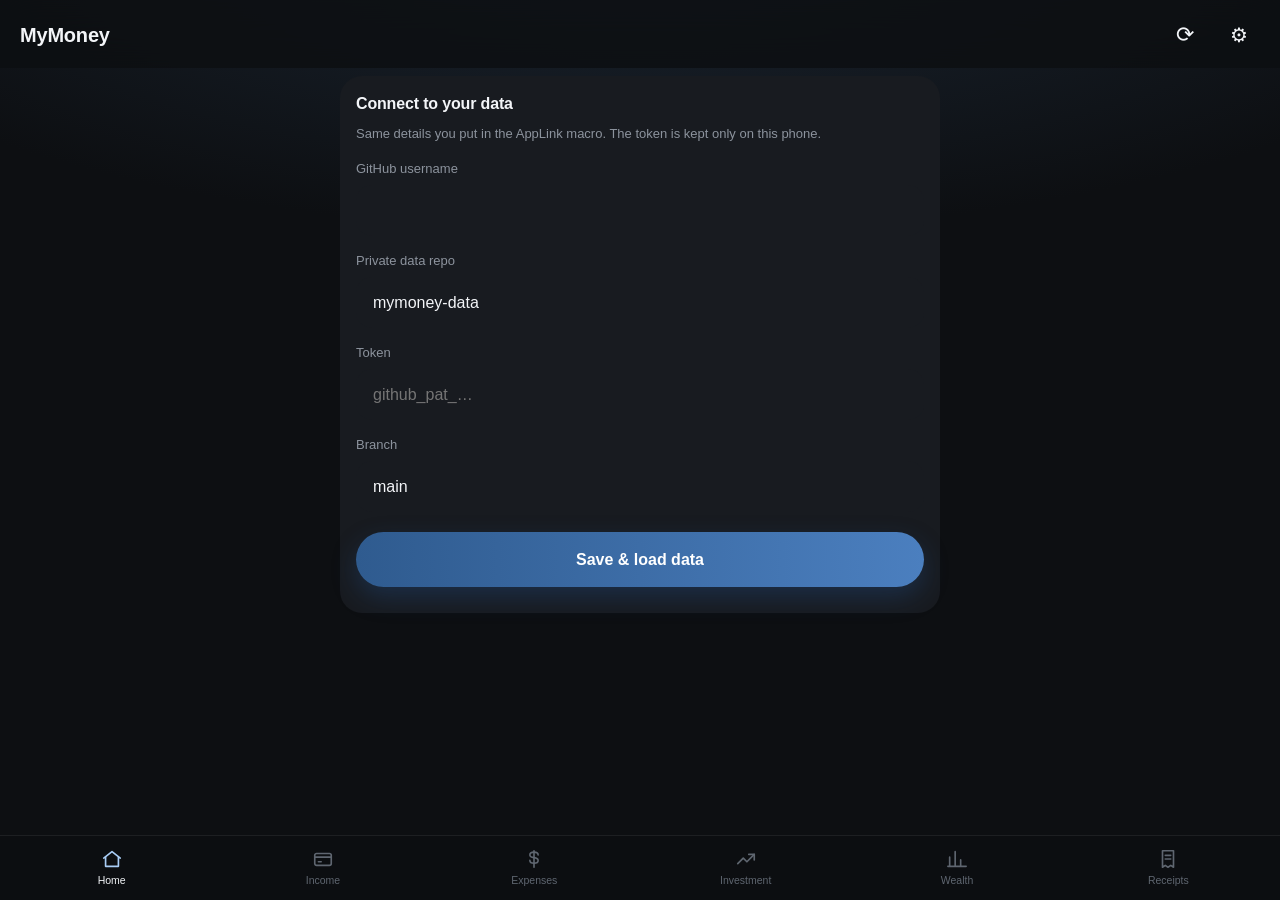
<file: index.html>
<!DOCTYPE html>
<html lang="en-IN">
<head>
<meta charset="utf-8">
<meta name="viewport" content="width=device-width, initial-scale=1, viewport-fit=cover">
<meta name="theme-color" content="#0d0f12">
<meta name="apple-mobile-web-app-capable" content="yes">
<meta name="apple-mobile-web-app-status-bar-style" content="black-translucent">
<meta name="apple-mobile-web-app-title" content="MyMoney">
<meta name="robots" content="noindex">
<title>MyMoney</title>
<link rel="manifest" href="manifest.webmanifest">
<link rel="icon" href="icon.svg?v=2" type="image/svg+xml">
<link rel="apple-touch-icon" href="icon-192.png?v=2">
<link rel="stylesheet" href="styles.css?v=129">
</head>
<body>
<header class="top">
  <button id="btn-back" class="icon-btn back-btn" aria-label="Back" title="Back" hidden>‹</button>
  <div class="avatar" id="avatar" hidden></div>
  <div class="top-title">
    <h1 id="screen-title">MyMoney</h1>
    <p id="freshness" class="muted small"></p>
  </div>
  <button id="btn-help" class="icon-btn" aria-label="What is this screen?" title="What is this screen?" hidden style="font-size:18px;font-weight:700">?</button>
  <button id="btn-sync" class="icon-btn" aria-label="Refresh data" title="Refresh">⟳</button>
  <button id="btn-settings" class="icon-btn" aria-label="Settings" title="Settings" style="font-size:20px">⚙︎</button>
</header>

<div id="banner" class="banner" hidden></div>

<main id="view" aria-live="polite"></main>

<nav class="tabs" aria-label="Screens">
  <button data-tab="home" class="tab active"><svg class="ti" viewBox="0 0 24 24" width="22" height="22" fill="none" stroke="currentColor" stroke-width="1.8" stroke-linecap="round" stroke-linejoin="round" aria-hidden="true"><path d="M3 11l9-7 9 7"/><path d="M5 10v10h14V10"/></svg><span>Home</span></button>
  <button data-tab="income" class="tab"><svg class="ti" viewBox="0 0 24 24" width="22" height="22" fill="none" stroke="currentColor" stroke-width="1.8" stroke-linecap="round" stroke-linejoin="round" aria-hidden="true"><rect x="3" y="6" width="18" height="13" rx="2"/><path d="M3 10h18"/><path d="M7 15h3"/></svg><span>Income</span></button>
  <button data-tab="money" class="tab"><svg class="ti" viewBox="0 0 24 24" width="22" height="22" fill="none" stroke="currentColor" stroke-width="1.8" stroke-linecap="round" stroke-linejoin="round" aria-hidden="true"><path d="M12 3v18"/><path d="M16.5 7.5c0-1.7-2-3-4.5-3s-4.5 1.3-4.5 3 2 2.6 4.5 3 4.5 1.3 4.5 3-2 3-4.5 3-4.5-1.3-4.5-3"/></svg><span>Expenses</span></button>
  <button data-tab="invest" class="tab"><svg class="ti" viewBox="0 0 24 24" width="22" height="22" fill="none" stroke="currentColor" stroke-width="1.8" stroke-linecap="round" stroke-linejoin="round" aria-hidden="true"><path d="M3 17l6-6 4 4 8-8"/><path d="M15 7h6v6"/></svg><span>Investment</span></button>
  <button data-tab="worth" class="tab"><svg class="ti" viewBox="0 0 24 24" width="22" height="22" fill="none" stroke="currentColor" stroke-width="1.8" stroke-linecap="round" stroke-linejoin="round" aria-hidden="true"><path d="M4 20V10M10 20V4M16 20v-7M22 20H2"/></svg><span>Wealth</span></button>
  <a href="receipts.html" class="tab"><svg class="ti" viewBox="0 0 24 24" width="22" height="22" fill="none" stroke="currentColor" stroke-width="1.8" stroke-linecap="round" stroke-linejoin="round" aria-hidden="true"><path d="M6 3h12v18l-3-2-3 2-3-2-3 2z"/><path d="M9 8h6M9 12h6"/></svg><span>Receipts</span></a>
</nav>

<div id="toast" class="toast" role="status" hidden></div>

<script src="app.js?v=129"></script>
</body>
</html>
</file>
<file: styles.css>
/* MyMoney — near-black with a steel-blue balance card, round actions and soft grouped cards
   (direction from the reference you sent). Green only for "good", coral only for "over". */
:root{
  --bg:#0d0f12; --surface:#181b20; --raised:#22262c; --line:#2a2f36; --hair:rgba(255,255,255,.07);
  --text:#f3f5f8; --muted:#8c939d; --faint:#5f6670;
  --saffron:#8db8ee; --saffron-ink:#0d1a2b;       /* action colour: light steel blue */
  --blue1:#a9cdf5; --blue2:#6fa4e0; --blue3:#3f74b3; --blue4:#2a4d78; --slate:#5d6b7c;
  --good:#6fd3a0; --bad:#ff7f73; --warn:#f0c35a;
  --violet:#8db8ee; --teal:#a9cdf5; --amber:#3f74b3;   /* names kept for older code */
  --card-grad:linear-gradient(155deg,#5a7fa8 0%,#34557a 48%,#1f3a58 100%);
  --radius:22px; --safe-b:env(safe-area-inset-bottom,0px); --safe-t:env(safe-area-inset-top,0px);
  font-family:-apple-system,BlinkMacSystemFont,"SF Pro Text","Inter","Segoe UI",Roboto,sans-serif;
  font-feature-settings:"tnum" 1;
}
*{box-sizing:border-box}
html,body{margin:0;background:var(--bg);color:var(--text);-webkit-tap-highlight-color:transparent}
body{background:radial-gradient(120% 60% at 50% -10%,#1b2633 0%,var(--bg) 60%) fixed}
body{min-height:100vh;padding-bottom:calc(84px + var(--safe-b));font-size:15px;line-height:1.45}
button,input,select,textarea{font:inherit;color:inherit}
:focus-visible{outline:2px solid var(--saffron);outline-offset:2px}
@media (prefers-reduced-motion:reduce){*{animation:none!important;transition:none!important}}
.muted{color:var(--muted)} .small{font-size:13px} .num{font-variant-numeric:tabular-nums}
.good{color:var(--good)} .bad{color:var(--bad)} .warn{color:var(--warn)}
b{font-weight:700}

/* ---------- top bar ---------- */
.top{position:sticky;top:0;z-index:5;display:flex;align-items:center;gap:12px;padding:calc(14px + var(--safe-t)) 20px 12px;background:rgba(13,15,18,.82);backdrop-filter:blur(16px)}
.avatar{flex:none;width:44px;height:44px;border-radius:50%;display:grid;place-items:center;font-weight:700;font-size:16px;color:#0d1a2b;background:linear-gradient(150deg,#cfe2f8,#7fa9d8)}
.top-title{flex:1;min-width:0}
.top h1{margin:0;font-size:20px;font-weight:600;letter-spacing:-.01em;line-height:1.2}
.top h1 .hi{display:block;font-size:15px;font-weight:400;color:var(--muted)}
.top p{margin:1px 0 0;font-size:12.5px;color:var(--faint);white-space:nowrap;overflow:hidden;text-overflow:ellipsis}
.icon-btn{width:42px;height:42px;border-radius:50%;border:none;background:none;font-size:22px;color:var(--text);cursor:pointer}
.icon-btn.spin{animation:spin 1s linear infinite;color:var(--saffron)}
@keyframes spin{to{transform:rotate(360deg)}}
.banner{margin:4px 20px 0;padding:10px 14px;border-radius:16px;background:#1f2631;color:#b9cde6;font-size:13px;line-height:1.35}
.banner.err{background:#2e1c1c;color:#ffc2b9}

main{padding:8px 20px 28px;max-width:640px;margin:0 auto}

/* ---------- sections: content sits on the background; only interactive groups get a surface ---------- */
.sec{margin:24px 0 0}
.sec:first-child{margin-top:8px}
.sec-h{display:flex;align-items:baseline;justify-content:space-between;margin:0 0 10px}
.sec-h h3{margin:0;font-size:20px;font-weight:500;letter-spacing:-.01em}
.sec-h a,.sec-h button{background:none;border:none;color:var(--text);font-size:15px;text-decoration:none;cursor:pointer;padding:0}
.box{background:var(--surface);border-radius:var(--radius);padding:16px 18px}
.box .sec-h{margin-bottom:8px}
.sec-h .small{color:var(--muted)}
.card{background:var(--surface);border-radius:var(--radius);padding:16px;margin-bottom:12px}
.card h2{margin:0 0 10px;font-size:16px;font-weight:700;letter-spacing:-.01em;color:var(--text)}
.group{background:var(--surface);border-radius:var(--radius);padding:2px 16px;margin-bottom:14px}

/* ---------- the one hero: this month against net pay ---------- */
.hero{position:relative;overflow:hidden;border-radius:26px;padding:20px 22px 22px;background:var(--card-grad);box-shadow:0 18px 40px rgba(10,25,45,.45),inset 0 1px 0 rgba(255,255,255,.18)}
.hero::before{content:"";position:absolute;inset:0;background:linear-gradient(115deg,rgba(255,255,255,.16) 0%,rgba(255,255,255,0) 38%);pointer-events:none}
.hero-top{display:flex;justify-content:space-between;font-size:14px;font-weight:600;color:rgba(255,255,255,.88);letter-spacing:.02em}
.hero-k{margin:26px 0 0;font-size:15px;color:rgba(255,255,255,.82)}
.hero-v{margin:4px 0 14px;font-size:38px;line-height:1.08;font-weight:600;letter-spacing:-.02em;color:#fff}
.hero-v small{font-size:18px;font-weight:500;color:rgba(255,255,255,.75);margin-left:6px}
.hero-v .good,.hero-v .bad{color:#fff}
.hero-s{margin:12px 0 0;font-size:13.5px;color:rgba(255,255,255,.78)}
.hero-s b{color:#fff;font-weight:600}
.hero .meter{background:rgba(255,255,255,.18)}
.hero .meter>i{background:#e6f1ff}
.hero .meter.over>i{background:#ffb4ab}
.hero .meter .tick{background:#fff}
.hero .text-btn{color:#fff}
/* round actions under the card */
.actions{display:grid;grid-template-columns:auto auto 1fr;gap:12px;margin:14px 0 0}
.act{display:grid;place-items:center;height:64px;min-width:64px;border-radius:999px;border:none;background:var(--surface);color:var(--text);cursor:pointer;text-decoration:none;gap:2px}
.act svg{width:24px;height:24px}
.act.wide{grid-auto-flow:column;gap:10px;font-size:15px;font-weight:500}
.meter{position:relative;height:10px;border-radius:10px;background:var(--raised);overflow:hidden}
.meter>i{display:block;height:100%;border-radius:10px;background:var(--good)}
.meter.over>i{background:var(--bad)}
.meter.thin{height:4px;margin-top:8px}
.meter .tick{position:absolute;top:-3px;bottom:-3px;width:2px;background:var(--text);opacity:.55}
.text-btn{background:none;border:none;padding:0;color:var(--blue1);font-weight:600;font-size:14px;cursor:pointer}

/* key figures: plain text in a 2-column grid */
.figs{display:grid;grid-template-columns:1fr 1fr;gap:18px 16px}
.fig span{display:block;font-size:13px;color:var(--muted)}
.fig b{display:block;font-size:20px;font-weight:600;letter-spacing:-.01em;margin-top:2px}
.fig em{display:block;font-style:normal;font-size:12px;color:var(--faint);margin-top:1px}
.trio{display:grid;grid-template-columns:repeat(3,1fr);gap:10px;background:var(--surface);border-radius:var(--radius);padding:14px 16px}
.trio span{display:block;font-size:12.5px;color:var(--muted)}
.trio b{font-size:16px;font-weight:600}

/* lists of rows */
.rows{border-top:1px solid var(--hair)}
.rw{display:flex;align-items:center;justify-content:space-between;gap:12px;padding:12px 0;border-bottom:1px solid var(--hair);font-size:15px}
.rw .rw-s{display:block;font-size:12.5px;color:var(--muted);margin-top:1px}
.dot{display:inline-block;width:8px;height:8px;border-radius:50%;margin-right:10px;flex:none;transform:translateY(-1px)}
.dot.warn{background:var(--warn)} .dot.info{background:var(--blue2)} .dot.bad{background:var(--bad)}
.alert-row{display:flex;align-items:flex-start;padding:10px 0;border-bottom:1px solid var(--hair);font-size:14px;line-height:1.4}
.alert-row .dot{margin-top:6px}
.more-btn{display:block;width:100%;padding:12px 0 2px;background:none;border:none;color:var(--blue1);font-weight:600;font-size:14px;text-align:left;cursor:pointer}
.health-row{display:flex;align-items:center;gap:14px;width:100%;padding:14px 18px;border:none;border-radius:var(--radius);background:var(--surface);text-align:left;cursor:pointer}
.health-row .ht{flex:1}
.health-row .ht b{display:block;font-size:16px}
.health-row .ht span{font-size:13px;color:var(--muted)}
.chev{color:var(--faint);font-size:22px;line-height:1}
.checks{list-style:none;margin:6px 0 0;padding:0 2px}
.checks li{display:flex;justify-content:space-between;gap:10px;padding:10px 0;border-bottom:1px solid var(--hair);font-size:14px}
.checks li .st{text-align:right;white-space:nowrap}

/* older building blocks, restyled */
.grid2{display:grid;grid-template-columns:1fr 1fr;gap:10px}
.grid3{display:grid;grid-template-columns:repeat(3,1fr);gap:8px}
.stat{background:var(--surface);border-radius:14px;padding:11px 12px}
.stat .l{font-size:12px;color:var(--muted)} .stat .v{font-size:18px;font-weight:800;margin-top:2px}
.stat .s{font-size:11.5px;color:var(--faint);margin-top:2px}
.bar{height:6px;border-radius:6px;background:var(--raised);overflow:hidden}
.bar>i{display:block;height:100%;border-radius:6px;background:var(--good)}
.bar.over>i{background:var(--bad)}
.row{display:flex;align-items:center;justify-content:space-between;gap:10px}
.kv{display:flex;justify-content:space-between;gap:12px;padding:10px 0;border-bottom:1px solid var(--hair);font-size:15px}
.kv:last-child{border-bottom:none}
.score{display:flex;gap:14px;align-items:center}
.ring{flex:none}
.alerts{list-style:none;margin:0;padding:0}
.alerts li{padding:9px 0;border-top:1px solid var(--hair);font-size:14px}
.chart{width:100%;height:auto;display:block}
.legend{display:flex;gap:16px;flex-wrap:wrap;font-size:12.5px;color:var(--muted);margin-top:8px}
.legend i{display:inline-block;width:9px;height:9px;border-radius:50%;margin-right:6px;vertical-align:0}

/* ---------- activity ---------- */
.search{width:100%;padding:13px 18px;border-radius:999px;border:1px solid transparent;background:var(--surface);outline:none;font-size:15px}
.search:focus{border-color:var(--blue2)}
.chips{display:flex;gap:8px;overflow-x:auto;padding:12px 0 2px;scrollbar-width:none}
.chips::-webkit-scrollbar{display:none}
.chip{flex:none;padding:7px 14px;border-radius:999px;border:1px solid var(--line);background:none;font-size:13.5px;color:var(--muted);cursor:pointer}
.chip{border-color:transparent;background:var(--surface)}
.chip.on{background:var(--raised);border-color:transparent;color:var(--text);font-weight:600;box-shadow:inset 0 0 0 1px #3a4350}
.chip.on::before{content:"";display:inline-block;width:7px;height:7px;border-radius:50%;background:var(--blue2);margin-right:7px;vertical-align:1px}
.filters{display:grid;grid-template-columns:1fr 1fr 1.3fr;gap:8px;margin-top:10px}
.sel{padding:9px 10px;font-size:13.5px;min-width:0;border-radius:12px}
.day{margin:22px 0 4px;font-size:13px;font-weight:700;color:var(--muted);display:flex;justify-content:space-between}
.tx{display:flex;gap:14px;align-items:center;padding:10px 0;cursor:pointer}
.tx .ic{flex:none;width:44px;height:44px;border-radius:12px;display:grid;place-items:center;font-size:18px;font-weight:700;background:#eef2f7;color:#1d2b3c}
.tx .ic.in{background:#dff5ea;color:#17603f} .tx .ic.sv{background:#dde9f8;color:#24508a} .tx .ic.tr{background:#3a3f47;color:#d5dae1}
.tx .mid{flex:1;min-width:0}
.tx .t1{font-size:15px;white-space:nowrap;overflow:hidden;text-overflow:ellipsis}
.tx .t2{font-size:12.5px;color:var(--muted);white-space:nowrap;overflow:hidden;text-overflow:ellipsis;margin-top:1px}
.tx .t3{display:none;font-size:12.5px;color:var(--muted);margin-top:6px;line-height:1.45;word-break:break-word}
.tx.open .t3{display:block} .tx.open .t1{white-space:normal}
.tx .amt{font-weight:500;white-space:nowrap;font-size:16px}
.txcard{background:var(--surface);border-radius:var(--radius);padding:6px 18px}
.day{margin:22px 4px 8px}
.tx.pending .ic{background:#24364d;color:var(--blue1)}
.badge{display:inline-block;font-size:11px;font-weight:600;padding:2px 8px;border-radius:999px;background:#24364d;color:var(--blue1);margin-left:6px;vertical-align:1px}
.link-btn{background:none;border:none;color:var(--bad);font-size:13px;padding:4px 0 0;cursor:pointer}
.more{width:100%;padding:13px;border-radius:14px;border:none;background:var(--surface);cursor:pointer;margin-top:14px;font-weight:700}

/* ---------- budget ---------- */
.brow{padding:12px 0;border-bottom:1px solid var(--hair)}
.brow .row{font-size:15px}
.brow .lim{color:var(--faint);font-size:13px}
.brow .over-by{font-size:12.5px;color:var(--bad);margin-top:4px}
.bud{padding:12px 0;border-bottom:1px solid var(--hair)}
.bud .row{font-size:15px;margin-bottom:8px}
.bud .s{font-size:12.5px;color:var(--muted);margin-top:6px}

/* ---------- forms ---------- */
.seg{display:grid;grid-template-columns:repeat(4,1fr);gap:4px;background:var(--surface);padding:4px;border-radius:999px}
.seg2{grid-template-columns:1fr 1fr;margin-bottom:16px}
.seg button{padding:10px 0;border:none;border-radius:999px;background:none;font-size:15px;cursor:pointer;color:var(--muted)}
.seg button.on{background:var(--raised);color:var(--text);font-weight:500;box-shadow:inset 0 0 0 1px #3a4350}
.seg button.on::before{content:"";display:inline-block;width:7px;height:7px;border-radius:50%;background:var(--blue2);margin-right:8px;vertical-align:1px}
label.f{display:block;font-size:13px;color:var(--muted);margin:16px 0 6px}
.inp{width:100%;padding:13px 16px;border-radius:16px;border:1px solid transparent;background:var(--surface);outline:none;font-size:16px}
.inp:focus{border-color:var(--blue2)}
.amount{font-size:36px;font-weight:500;padding:10px 16px}
.primary{width:100%;margin-top:20px;padding:16px;border:none;border-radius:999px;background:linear-gradient(90deg,#2f5b8f,#4b7fbf);color:#fff;font-size:16px;font-weight:600;cursor:pointer;box-shadow:0 10px 24px rgba(35,80,140,.35)}
.primary:disabled{opacity:.45}
.secondary{width:100%;margin-top:10px;padding:14px;border-radius:999px;border:none;background:var(--surface);cursor:pointer;font-weight:500}
.note{font-size:13px;color:var(--muted);line-height:1.5;margin-top:14px}
.pay{display:flex;gap:8px;flex-wrap:wrap}
.pe-row{display:flex;align-items:center;justify-content:space-between;gap:10px;padding:8px 0;border-bottom:1px solid var(--hair);font-size:14.5px}
.pe-row label{flex:1;min-width:0}
.pe-row .inp{width:120px;padding:9px 12px;font-size:15px;text-align:right}

/* ---------- more / sheets ---------- */
.navrow{display:flex;align-items:center;gap:12px;width:100%;text-align:left;padding:13px 0;border:none;border-bottom:1px solid var(--hair);background:none;cursor:pointer;color:inherit;text-decoration:none}
.navrow:last-child{border-bottom:none}
.navrow .ni{display:none}
.navrow .nt{flex:1;min-width:0;font-size:15px}
.navrow .nt .small{font-size:12.5px}
.btnlink{display:block;text-align:center;text-decoration:none;color:var(--text)}
.back{width:auto;margin:0;padding:11px 14px;white-space:nowrap}
.xl-wrap{overflow:auto;border-radius:14px;background:var(--surface);max-height:calc(100vh - 240px);-webkit-overflow-scrolling:touch}
table.xl{border-collapse:separate;border-spacing:0;font-size:13px;min-width:100%}
table.xl td{padding:8px 10px;border-bottom:1px solid var(--hair);white-space:nowrap;vertical-align:top}
table.xl td.long{white-space:normal;min-width:220px;max-width:300px}
table.xl td.n{text-align:right}
table.xl td.b{font-weight:700}
table.xl td:first-child{position:sticky;left:0;background:var(--surface);z-index:1;max-width:150px;min-width:110px;white-space:normal;box-shadow:1px 0 0 var(--line)}
table.xl td.span{white-space:normal;max-width:none;box-shadow:none;position:static;padding:0}
table.xl td.span>div{position:sticky;left:0;width:min(330px,calc(100vw - 56px));padding:9px 10px}
.xl-link{background:none;border:none;color:var(--saffron);padding:0;font-size:inherit;cursor:pointer;text-align:left;font-weight:600}
.vlist{background:var(--surface);border-radius:var(--radius);padding:2px 16px 6px;margin-bottom:12px}
.vl-h{font-size:14px;font-weight:700;color:var(--text);padding:16px 0 6px}
.vl-row{display:flex;flex-wrap:wrap;align-items:baseline;justify-content:space-between;gap:2px 10px;padding:9px 0;border-bottom:1px solid var(--hair);font-size:14px}
.vl-row.b{font-weight:700} .vl-row.tap{cursor:pointer}
.vl-l{flex:1;min-width:0;white-space:nowrap;overflow:hidden;text-overflow:ellipsis}
.vl-row.open .vl-l{white-space:normal}
.vl-v{white-space:nowrap;text-align:right}
.chev2{color:var(--faint);margin-left:6px;display:inline-block;transition:transform .15s}
.vl-row.open .chev2{transform:rotate(90deg)}
.vl-more{display:none;flex-basis:100%;font-size:12.5px;color:var(--muted);line-height:1.5;padding:3px 0 2px}
.vl-more b{color:var(--text)}
.vl-row.open .vl-more{display:block}
.vl-note{font-size:12.5px;color:var(--faint);padding:7px 0;display:-webkit-box;-webkit-line-clamp:2;-webkit-box-orient:vertical;overflow:hidden}
.fold{border-bottom:1px solid var(--hair)} .fold:last-child{border-bottom:none}
.fold-h{display:flex;align-items:center;gap:8px;width:100%;padding:13px 0;border:none;background:none;font-size:15px;font-weight:600;cursor:pointer;text-align:left}
.fold-c{color:var(--saffron);width:14px}
.fold.open>div{padding:0 0 8px 22px}
.dtiles{margin:6px 0 10px}
.dtiles .stat,.grid3 .stat{padding:9px 10px;border-radius:12px;background:var(--raised)}
.dtiles .stat .l,.grid3 .stat .l{font-size:11px;line-height:1.25;display:-webkit-box;-webkit-line-clamp:2;-webkit-box-orient:vertical;overflow:hidden}
.dtiles .stat .v,.grid3 .stat .v{font-size:14.5px;margin-top:3px}
.dtiles .stat.tb{box-shadow:inset 0 0 0 1px var(--saffron)}
table.proj{width:100%;border-collapse:collapse;font-size:14px}
table.proj th,table.proj td{text-align:right;padding:8px 4px;border-bottom:1px solid var(--hair)}
table.proj th:first-child,table.proj td:first-child{text-align:left}
table.proj th{color:var(--muted);font-weight:500}
.empty{text-align:center;color:var(--muted);padding:44px 10px}

/* ---------- bottom tabs ---------- */
.tabs{position:fixed;left:0;right:0;bottom:0;z-index:6;display:grid;grid-template-columns:repeat(6,1fr);padding:8px 6px calc(8px + var(--safe-b));background:rgba(13,15,18,.9);backdrop-filter:blur(12px);border-top:1px solid var(--hair)}
.tab{display:flex;flex-direction:column;align-items:center;gap:3px;border:none;background:none;color:var(--faint);font-size:10.5px;padding:4px 0;cursor:pointer;text-decoration:none}
.tab .ti{font-size:20px;line-height:22px;height:22px}
.tab svg.ti{display:block}
.tab.active{color:var(--text)}
.tab.active .ti{color:var(--blue1)}
.tab-add .ti{width:50px;height:50px;padding:13px;border-radius:50%;background:linear-gradient(150deg,#5a7fa8,#2a4d78);color:#fff!important;display:grid;place-items:center;margin-top:-8px;box-shadow:0 8px 20px rgba(42,77,120,.5)}

.toast{position:fixed;left:50%;transform:translateX(-50%);bottom:calc(96px + var(--safe-b));z-index:9;background:var(--text);color:var(--bg);padding:11px 16px;border-radius:14px;font-size:14px;font-weight:600;max-width:90vw}

/* donut (Budget analytics) */
.donut-wrap{display:grid;place-items:center;margin:6px 0 4px}
.donut-wrap svg{width:min(250px,70vw);height:auto}
.dlegend{display:flex;flex-wrap:wrap;gap:10px 18px;margin-top:12px;font-size:14px}
.dlegend span{display:inline-flex;align-items:center;gap:7px;color:var(--text)}
.dlegend i{width:9px;height:9px;border-radius:50%;display:inline-block}
.dlegend em{font-style:normal;color:var(--muted);font-size:12.5px}
.box .rows{border-top:none}
.box .brow:last-child{border-bottom:none}
.box .alert-row:last-of-type{border-bottom:none}
.box .tx+.tx{border-top:1px solid var(--hair)}
.txcard .tx+.tx{border-top:1px solid var(--hair)}
.brow .meter.thin>i{background:var(--blue2)}
.brow .meter.thin.over>i{background:var(--bad)}
.meter>i{background:var(--blue2)}
.avatar[hidden]{display:none}

/* retirement editor */
.rf{padding:12px 0 6px;border-bottom:1px solid var(--hair)}
.rf .row{font-size:14.5px}
.rf label{color:var(--text)}
.rf input[type=range]{width:100%;margin:10px 0 4px;accent-color:var(--blue2);height:28px}
#rp-res .kv span{font-size:14px}
#rp-res .kv b{white-space:nowrap;margin-left:10px}

/* ---- layout from the reference: card tiles, strips, quick actions, FAB ---- */
.hero-tiles{display:grid;grid-template-columns:1fr 1fr;gap:10px;margin-top:16px}
.hero-tiles>div{background:rgba(255,255,255,.12);border-radius:16px;padding:10px 12px}
.hero-tiles span{display:block;font-size:12.5px;color:rgba(255,255,255,.78)}
.hero-tiles b{font-size:17px;font-weight:600;color:#fff}
.strip{display:flex;align-items:center;gap:12px;width:100%;margin-top:12px;padding:12px 14px;border:none;border-radius:18px;background:var(--surface);color:var(--text);text-align:left;cursor:pointer}
.strip-i{flex:none;width:38px;height:38px;border-radius:12px;display:grid;place-items:center;background:var(--raised);color:var(--blue1)}
.strip-i svg{width:20px;height:20px} .strip-i.bad{color:var(--bad)} .strip-i.good{color:var(--good)}
.strip-t{flex:1;min-width:0} .strip-t span{display:block;font-size:12.5px;color:var(--muted)} .strip-t b{font-size:16px;font-weight:600}
.strip-a{font-size:13.5px;color:var(--blue1);white-space:nowrap}
.qas{display:grid;grid-template-columns:repeat(4,1fr);gap:8px;margin-top:18px}
.qa{display:flex;flex-direction:column;align-items:center;gap:7px;border:none;background:none;color:var(--muted);font-size:12px;text-decoration:none;cursor:pointer;padding:0}
.qa-i{width:56px;height:56px;border-radius:50%;display:grid;place-items:center;background:var(--surface);color:var(--text)}
.qa-i svg{width:22px;height:22px}
.pick-row{display:flex;align-items:center;justify-content:space-between;gap:10px;margin:0 0 12px}
.pick-row .sel{width:auto;min-width:130px}
.kvb{font-weight:600}
.stack{display:flex;height:12px;border-radius:12px;overflow:hidden;gap:3px;margin-top:4px}
.stack i{display:block;height:100%}
.brow .meter.thin.inc>i{background:var(--good)}
.fab{position:fixed;right:18px;bottom:calc(84px + var(--safe-b));z-index:7;display:flex;align-items:center;gap:8px;padding:13px 18px;border:none;border-radius:999px;background:linear-gradient(90deg,#2f5b8f,#4b7fbf);color:#fff;font-size:15px;font-weight:600;box-shadow:0 10px 26px rgba(20,50,90,.55);cursor:pointer}
.fab span{font-size:18px}
.rc{display:flex;align-items:center;gap:18px}
#rq-save{margin-top:14px}

/* Investments: buy / sell form and holdings */
.row2{display:grid;grid-template-columns:minmax(0,1fr) minmax(0,1fr);gap:10px}
.row2 .inp{min-width:0}
.linkbtn{background:none;border:0;padding:4px 0 0;color:var(--blue2);font:inherit;font-size:13px;cursor:pointer}
#tr-results{margin-top:6px;max-height:300px;overflow:auto}
#tr-results .navrow .nt{font-size:14px}
.kv.hold > span:first-child{min-width:0;overflow-wrap:anywhere}
.kv > .num{white-space:nowrap}

/* list rows that open an editor */
.kv.rowbtn{width:100%;background:none;border:0;border-bottom:1px solid var(--hair);color:inherit;font:inherit;text-align:left;cursor:pointer}
.kv.rowbtn:last-child{border-bottom:none}
.kv.rowbtn > span:first-child{min-width:0}
.kv.rowbtn .num{text-align:right}
.btnlink{display:block;text-align:center;text-decoration:none;color:var(--text)}
input[type=range]{width:100%;accent-color:var(--blue2)}
textarea.inp{resize:vertical;font-family:inherit;line-height:1.4}

/* lock screen */
#lock{position:fixed;inset:0;z-index:100;background:var(--bg);display:grid;place-items:center;padding:20px}
body.locked > :not(#lock){visibility:hidden}
.lk{width:100%;max-width:320px;text-align:center}
.lk-logo{width:64px;height:64px;margin:0 auto 14px;border-radius:20px;display:grid;place-items:center;font-size:30px;font-weight:700;color:#fff;background:var(--card-grad)}
.lk h2{margin:0 0 4px;font-size:22px}
.lk-dots{display:flex;justify-content:center;gap:14px;margin:22px 0 26px}
.lk-dots i{width:13px;height:13px;border-radius:50%;border:2px solid var(--muted)}
.lk-dots i.on{background:var(--blue1);border-color:var(--blue1)}
.lk-pad{display:grid;grid-template-columns:repeat(3,1fr);gap:14px;justify-items:center}
.lk-pad button{width:72px;height:72px;border-radius:50%;border:0;background:var(--surface);color:var(--text);font-size:26px;font-weight:500;cursor:pointer}
.lk-pad button:active{background:var(--raised)}

/* monthly report, and printing it as a PDF */
.report{background:#fff;color:#151515;border-radius:18px;padding:22px 20px;margin-top:16px}
.report h1{font-size:22px;margin:0 0 4px} .report h2{font-size:16px;margin:20px 0 6px}
.report .muted{color:#666}
.rt{width:100%;border-collapse:collapse;font-size:14px}
.rt th,.rt td{padding:7px 4px;border-bottom:1px solid #e3e6ea;text-align:left}
.rt th{font-size:12px;color:#555;font-weight:600}
.rt td.num,.rt tr.num td{text-align:right}
.rt tr.num td:first-child{text-align:left}
@media print{
  body{background:#fff!important}
  body > :not(main), header, nav, .tabs, .banner, .noprint, #toast, .fab{display:none!important}
  main{padding:0!important;margin:0!important}
  .report{border-radius:0;padding:0;margin:0}
}

/* light theme */
html[data-theme=light]{
  --bg:#f4f6f9; --surface:#ffffff; --raised:#e9eef4; --line:#d9dfe6; --hair:rgba(0,0,0,.08);
  --text:#16202b; --muted:#5d6773; --faint:#8a939e;
  --good:#16804f; --bad:#c8392c; --warn:#a86b00; --blue1:#2f6db3; --blue2:#3d7cc4; --slate:#8796a8;
}
html[data-theme=light] body{background:var(--bg)}
html[data-theme=light] .banner{background:#e3ecf7;color:#23466e}
html[data-theme=light] .banner.err{background:#fde7e4;color:#8a2219}
html[data-theme=light] .chip.on,html[data-theme=light] .seg button.on{box-shadow:inset 0 0 0 1px #c3ccd7}
html[data-theme=light] .tx .ic.tr{background:#e3e7ec;color:#3a4350}
html[data-theme=light] .tx.pending .ic,html[data-theme=light] .badge{background:#dfeaf8;color:#24508a}
html[data-theme=light] .hero{box-shadow:0 14px 30px rgba(30,60,100,.22)}
html[data-theme=light] .lk-logo{color:#fff}
html[data-theme=light] .top{background:rgba(244,246,249,.85)}
html[data-theme=light] .tabs{background:rgba(255,255,255,.92)}
#lock[hidden]{display:none}
.warnbox{border:1px solid color-mix(in srgb,var(--warn) 45%,transparent)}
.warnbox h3{color:var(--warn)}
details.sms{margin:0 0 12px;background:var(--surface);border-radius:16px;padding:12px 14px}
details.sms summary{cursor:pointer;font-size:14px;color:var(--blue1)}
details.sms .secondary{margin-top:8px}

/* easier navigation */
.subnav{display:flex;gap:8px;overflow-x:auto;scrollbar-width:none;margin:0 -20px 14px;padding:2px 20px 4px;-webkit-overflow-scrolling:touch}
.subnav::-webkit-scrollbar{display:none}
.sn{flex:none;border:1px solid var(--line);background:none;color:var(--muted);border-radius:999px;padding:8px 14px;font:inherit;font-size:14px;cursor:pointer;white-space:nowrap}
.sn.on{background:var(--raised);color:var(--text);border-color:transparent;font-weight:600}
.shortcuts{display:grid;grid-template-columns:repeat(4,minmax(0,1fr));gap:12px 6px}
.sc{display:flex;flex-direction:column;align-items:center;gap:6px;border:none;background:none;color:var(--muted);font:inherit;font-size:12px;cursor:pointer;padding:0;min-width:0}
.sc span:last-child{white-space:nowrap;overflow:hidden;text-overflow:ellipsis;max-width:100%}
.sc-i{width:52px;height:52px;border-radius:16px;display:grid;place-items:center;background:var(--surface);font-size:22px}
.back-btn{font-size:30px!important;line-height:1;margin-left:-8px}

/* round 4 */
.sugg-n{flex:none;width:26px;height:26px;border-radius:50%;display:grid;place-items:center;background:var(--raised);font-weight:600;font-size:13px;margin-right:4px}
.sortrow{padding:12px 0;border-bottom:1px solid var(--hair)} .sortrow:last-child{border-bottom:none}
.sortrow select{flex:1;min-width:0;margin:0}
.voice{margin-top:0} .voice.on{color:var(--bad);border-color:var(--bad)}
label.tick{display:flex;align-items:center;gap:10px;padding:10px 0;border-bottom:1px solid var(--hair);font-size:15px}
label.tick input{width:20px;height:20px;accent-color:var(--blue2)}
ol.steps{padding-left:20px;margin:0} ol.steps li{margin:0 0 12px;line-height:1.45}
code.linkbox{display:block;margin:6px 0;padding:10px;border-radius:12px;background:var(--raised);font-size:12px;overflow-wrap:anywhere}
body.viewer .fab, body.viewer .qas, body.viewer [data-doc-add], body.viewer .link-btn, body.viewer .linkbtn, body.viewer #add-voice,
body.viewer [data-gotab="add"], body.viewer [data-gotab="trade"], body.viewer [data-gotab="pfedit"], body.viewer [data-gotab="import"] {display:none!important}
body.viewer .rowbtn{pointer-events:none}
.tab[hidden]{display:none}
body.viewer .tabs{grid-template-columns:none;grid-auto-flow:column;grid-auto-columns:1fr}
body.viewer .tabs a.tab{display:none}
/* row buttons only after tapping the transaction */
.tx .link-btn{display:none;margin-right:14px}
.tx.open .link-btn{display:inline-block}
.link-btn.blue{color:var(--blue1)}
.xl-tag{display:inline-block;font-size:10.5px;font-weight:600;padding:1px 7px;border-radius:999px;background:var(--raised);color:var(--muted);vertical-align:2px;margin-left:4px}
.kv.striked > span:first-child{text-decoration:line-through;opacity:.7}

/* round 5 */
.today-strip{display:flex;justify-content:space-between;align-items:center;width:100%;margin:14px 0 0;padding:12px 16px;border:0;border-radius:16px;background:var(--surface);color:var(--muted);font:inherit;font-size:14px;cursor:pointer}
.today-strip b{font-size:15px}
.cal{display:grid;grid-template-columns:repeat(7,minmax(0,1fr));gap:6px;text-align:center}
.cal-h{font-size:11px;color:var(--muted);padding-bottom:2px}
.cal-d{position:relative;aspect-ratio:1;border-radius:12px;display:grid;place-items:center;font-size:13px;font-weight:600;background:var(--surface)}
.cal-d.free{background:color-mix(in srgb,var(--good) 28%,var(--surface));color:var(--text)}
.cal-d.spent{color:var(--muted)}
.cal-d.future{opacity:.35}
.cal-d i{position:absolute;bottom:3px;left:0;right:0;font-size:9px;font-style:normal;font-weight:500;color:var(--muted)}
.glance{display:grid;gap:12px;margin-bottom:14px}
.glance > div{background:var(--surface);border-radius:18px;padding:16px 18px;display:grid;gap:4px}
.glance span{font-size:13px;color:var(--muted)} .glance b{font-size:24px;font-weight:650} .glance i{font-style:normal;font-size:13px;color:var(--muted)}
.glance i.good{color:var(--good)} .glance i.bad{color:var(--bad)}
.toast-undo{margin-left:12px;background:none;border:0;color:var(--blue1);font:inherit;font-weight:700;cursor:pointer;padding:0}
.em-b{padding:10px 0;border-bottom:1px solid var(--hair)} .em-b:last-child{border-bottom:none}
.em-b b{font-size:13px;color:var(--muted);font-weight:600} .em-b p{margin:4px 0 0;line-height:1.45}
hr.hair{border:0;border-top:1px solid var(--hair);margin:8px 0}
.strip-i.warn{color:var(--warn)}
.cov-wrap{overflow-x:auto;margin:0 -4px}
.cov{width:100%;border-collapse:collapse;font-size:14px;font-variant-numeric:tabular-nums}
.cov th{font-size:12px;font-weight:600;color:var(--muted);text-align:center;padding:6px 6px;white-space:nowrap;border-bottom:1px solid var(--line,#2b373b)}
.cov th:first-child,.cov td:first-child{text-align:left}
.cov td{text-align:center;padding:7px 6px;border-bottom:1px solid var(--line,#2b373b);white-space:nowrap}
.cov tr:last-child td{border-bottom:0}
/* computers (mouse): show every sub-tab, wrapped onto more lines instead of a hidden sideways scroll */
@media (hover:hover) and (pointer:fine){.subnav{flex-wrap:wrap;overflow:visible;margin:0 0 14px;padding:2px 0 4px}}
/* phones: fade at the edge shows there is more to swipe to */
@media not all and (pointer:fine){.subnav{-webkit-mask-image:linear-gradient(90deg,#000 calc(100% - 28px),transparent);mask-image:linear-gradient(90deg,#000 calc(100% - 28px),transparent)}}

.bank-list{margin:14px 0 4px;border-top:1px solid rgba(255,255,255,.14)}
.bank-row{display:flex;justify-content:space-between;align-items:center;padding:9px 0;border-bottom:1px solid rgba(255,255,255,.1);font-size:15px}
.bank-row small{color:rgba(255,255,255,.62);font-size:12px}
.bank-row b{font-size:16px}
.worth-row{position:relative;display:flex;justify-content:space-between;align-items:center;gap:10px;width:100%;padding:12px 0 14px;border:0;border-bottom:1px solid var(--line);background:none;color:inherit;font:inherit;text-align:left;cursor:pointer}
.worth-row:last-child{border-bottom:0}
.wr-t,.wr-v{display:flex;flex-direction:column;gap:2px}
.wr-v{text-align:right;align-items:flex-end}
.wr-t small,.wr-v small{font-size:12px;color:var(--muted)}
.wr-v small.good{color:var(--good)} .wr-v small.bad{color:var(--bad)}
.wr-bar{position:absolute;left:0;bottom:5px;height:3px;border-radius:2px;background:var(--blue1,#a9cdf5);opacity:.55}
.dot-c{display:inline-block;width:9px;height:9px;border-radius:50%;margin-right:8px;vertical-align:1px}
.loan-form{padding-top:4px}
.loan-more{margin-top:12px}
.loan-more summary{cursor:pointer;color:var(--muted);padding:4px 0}
.linkbtn.bad{color:var(--bad)}
.cc-bar{height:8px;border-radius:4px;background:rgba(255,255,255,.18);margin-top:12px;overflow:hidden}
.cc-bar.sm{background:var(--raised);height:6px;margin:4px 0 8px}
.cc-bar i{display:block;height:100%;border-radius:4px}
.cc-shot{display:flex;align-items:center;justify-content:center;cursor:pointer}
.worth-row.total{border-top:1px solid var(--line);border-bottom:0;margin-top:2px}.worth-row.total b{font-weight:600}
.seg.seg5{grid-template-columns:repeat(5,1fr)}.seg.seg5 button{font-size:13px;padding-left:2px;padding-right:2px;white-space:nowrap}
.edit-btn,.sec-h .edit-btn{display:inline-flex;align-items:center;gap:6px;padding:7px 14px;border-radius:999px;border:1px solid #3f74b3;background:rgba(63,116,179,.16);color:#a9cdf5;font-size:14px;font-weight:600;cursor:pointer;flex:none}
.edit-btn:hover,.edit-btn:active,.sec-h .edit-btn:hover{background:rgba(63,116,179,.3)}
.edit-btn.sm{padding:4px 11px;font-size:13px;margin-top:4px}
.edit-btn .eb-i{flex:none}
.sec-h .edit-btn{padding:7px 14px;border:1px solid #3f74b3;background:rgba(63,116,179,.16);color:#a9cdf5;font-size:14px}
.row2 .secondary{border:1px solid var(--line)}
.cc-pay{padding:10px 0;border-bottom:1px solid var(--line)}
.cc-pay:last-of-type{border-bottom:0}
.cc-pay-b{display:flex;flex-wrap:wrap;gap:8px;align-items:center}
.cc-pay-b .secondary,.cc-pay-b .edit-btn{margin:0;width:auto;padding:7px 14px}
@media print{.noprint{display:none!important}}
.gain-row{padding:10px 0;border-bottom:1px solid var(--line)}
.gain-row:last-child{border-bottom:0}
.gr-h{display:flex;justify-content:space-between;gap:10px}
.gr-s{display:flex;flex-wrap:wrap;gap:6px 14px;margin-top:6px;font-size:13px;color:var(--muted)}
.gr-s b{color:var(--text);font-weight:600}
.he-row{display:flex;align-items:center;gap:6px;padding:6px 0;border-bottom:1px solid var(--line)}.he-row:last-child{border-bottom:0}.he-mv{width:36px;height:36px;border-radius:10px;border:1px solid var(--line);background:none;color:var(--text);font-size:13px;cursor:pointer}.he-mv:disabled{opacity:.3}
/* top payees / small spends */
.bars{display:flex;align-items:flex-end;gap:4px;height:110px;padding-top:6px}
.bar-c{flex:1;display:flex;flex-direction:column;justify-content:flex-end;align-items:center;height:100%;gap:4px}
.bar-c i{display:block;width:100%;min-height:2px;border-radius:4px 4px 0 0;background:var(--blue1)}
.bar-c span{font-size:11px;color:var(--muted)}
/* savings rate */
.sr-chart{position:relative;display:flex;gap:4px;height:140px;padding-bottom:16px}
.sr-chart .sr-t,.sr-chart .sr-z{position:absolute;left:0;right:0;height:0;border-top:1px dashed var(--muted);z-index:1}
.sr-chart .sr-z{border-top:1px solid var(--line)}
.sr-c{position:relative;flex:1;height:calc(100% - 0px)}
.sr-c b{position:absolute;left:12%;right:12%;border-radius:3px}
.sr-c b.ok{background:var(--good,#2fa36b)}.sr-c b.mid{background:#c9a23a}.sr-c b.neg{background:var(--bad,#d0574f)}
.sr-c span{position:absolute;bottom:-16px;left:0;right:0;text-align:center;font-size:11px;color:var(--muted)}
/* monthly routine */
.rt-row{display:flex;gap:12px;align-items:flex-start;padding:12px 0;border-bottom:1px solid var(--line)}
.rt-row:last-child{border-bottom:0}
.rt-c{flex:none;width:24px;height:24px;border-radius:50%;border:2px solid var(--line);display:grid;place-items:center;font-weight:700;font-size:13px}
.rt-c.on{background:var(--good,#2fa36b);border-color:transparent;color:#fff}
.rt-t{flex:1;min-width:0}
.rt-a{display:flex;gap:6px;align-items:center;flex:none}
/* rent receipts */
.rent-r{background:#fff;color:#111;border:1px solid #bbb;border-radius:8px;padding:18px;margin:0 0 14px;font-size:14px;line-height:1.55}
.rent-r h3{margin:0 0 8px;font-size:16px;color:#111}
.rent-sig{display:flex;justify-content:space-between;align-items:flex-end;margin-top:18px;gap:12px}
.rent-sign{border-top:1px solid #333;padding-top:4px;min-width:130px;text-align:center;font-size:12px}
@media print{
  body.print-rent #view > :not(.rent-receipts){display:none!important}
  body.print-rent .rent-r{break-inside:avoid;border:1px solid #888;margin:0 0 10mm}
}
.py-pen{background:none;border:0;color:var(--blue1);font-size:15px;padding:2px 6px;cursor:pointer;vertical-align:baseline}
.py-edit{padding:10px 0;border-bottom:1px solid var(--line)}
.py-edit .inp{flex:1;min-width:0}
.brow .meter.thin.over>i{background:var(--bad)}
.brow .meter.thin.inc>i{background:var(--good)}
.sort-bar{position:sticky;bottom:calc(70px + env(safe-area-inset-bottom));z-index:5;background:var(--surface);border:1px solid var(--line);border-radius:16px;padding:10px 14px;margin:0 0 12px;box-shadow:0 6px 20px rgba(0,0,0,.25)}
select.inp.picked{border-color:var(--good)}
</file>
